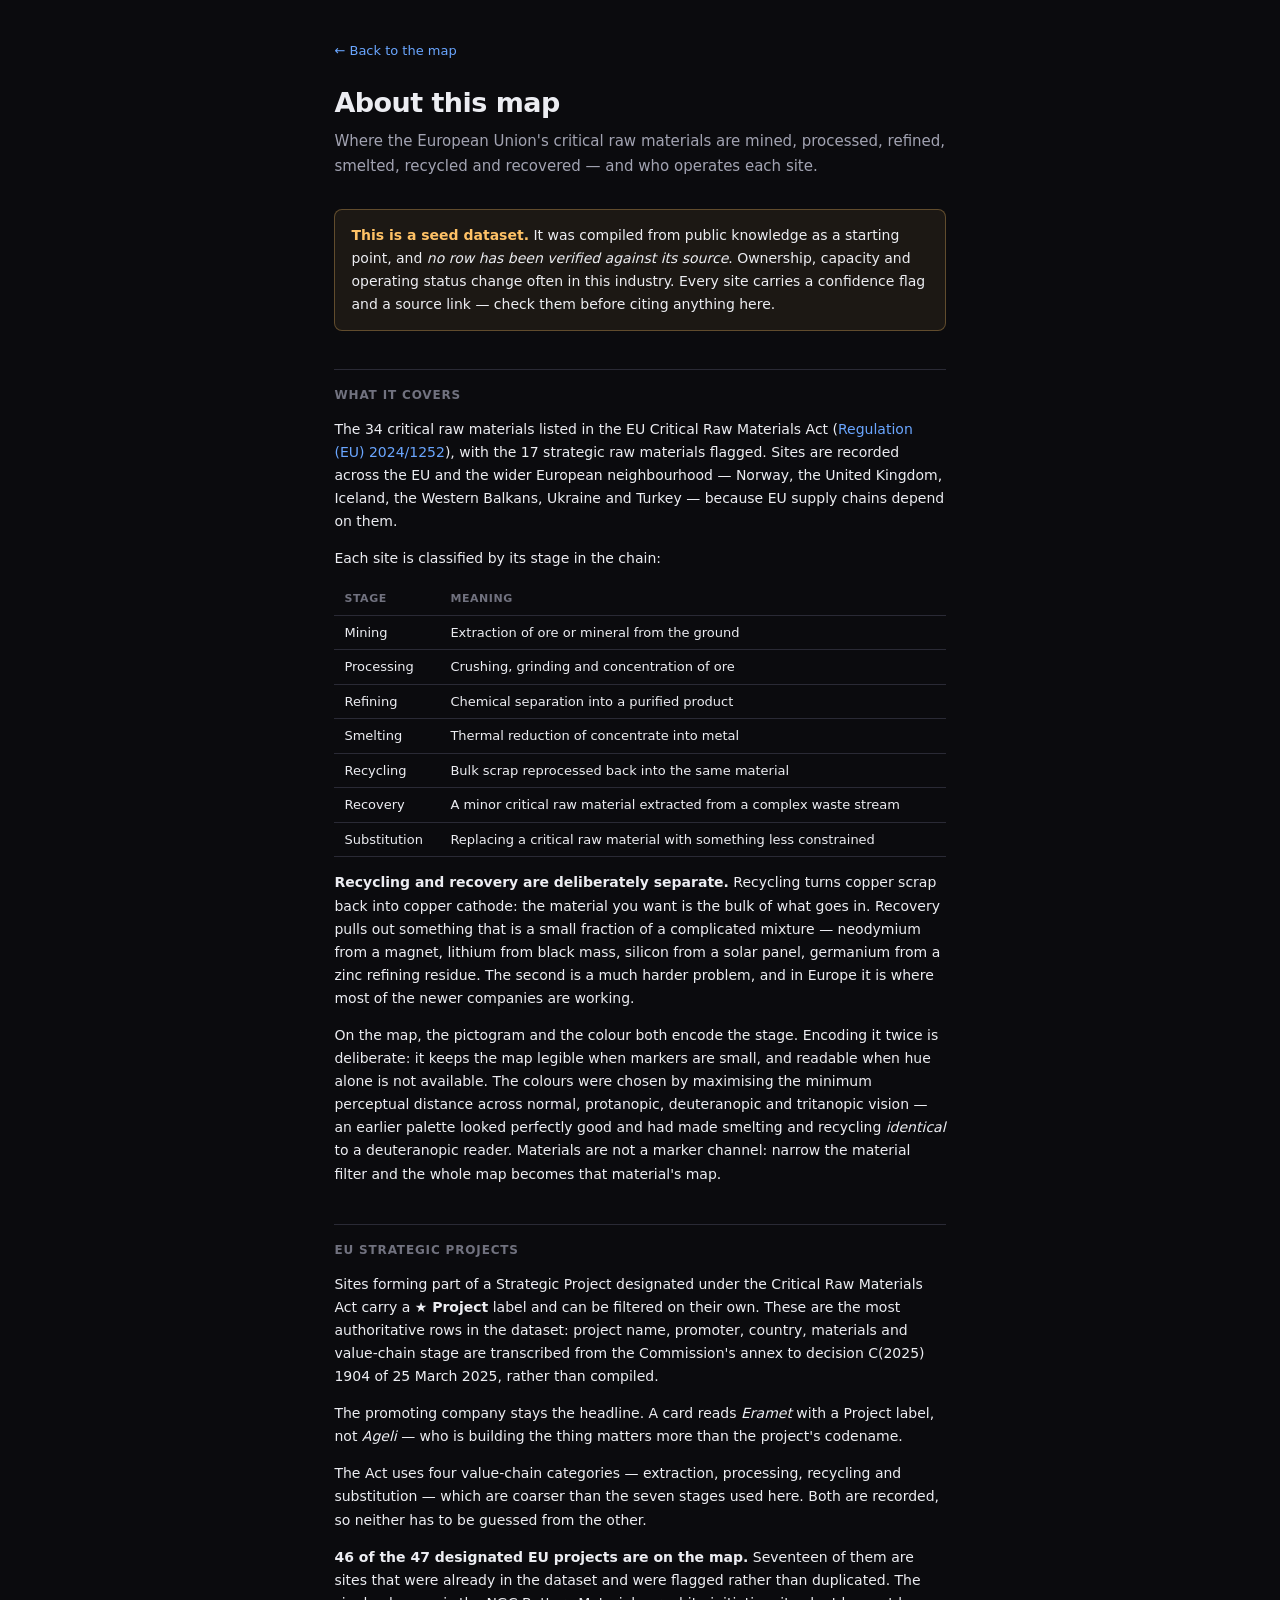
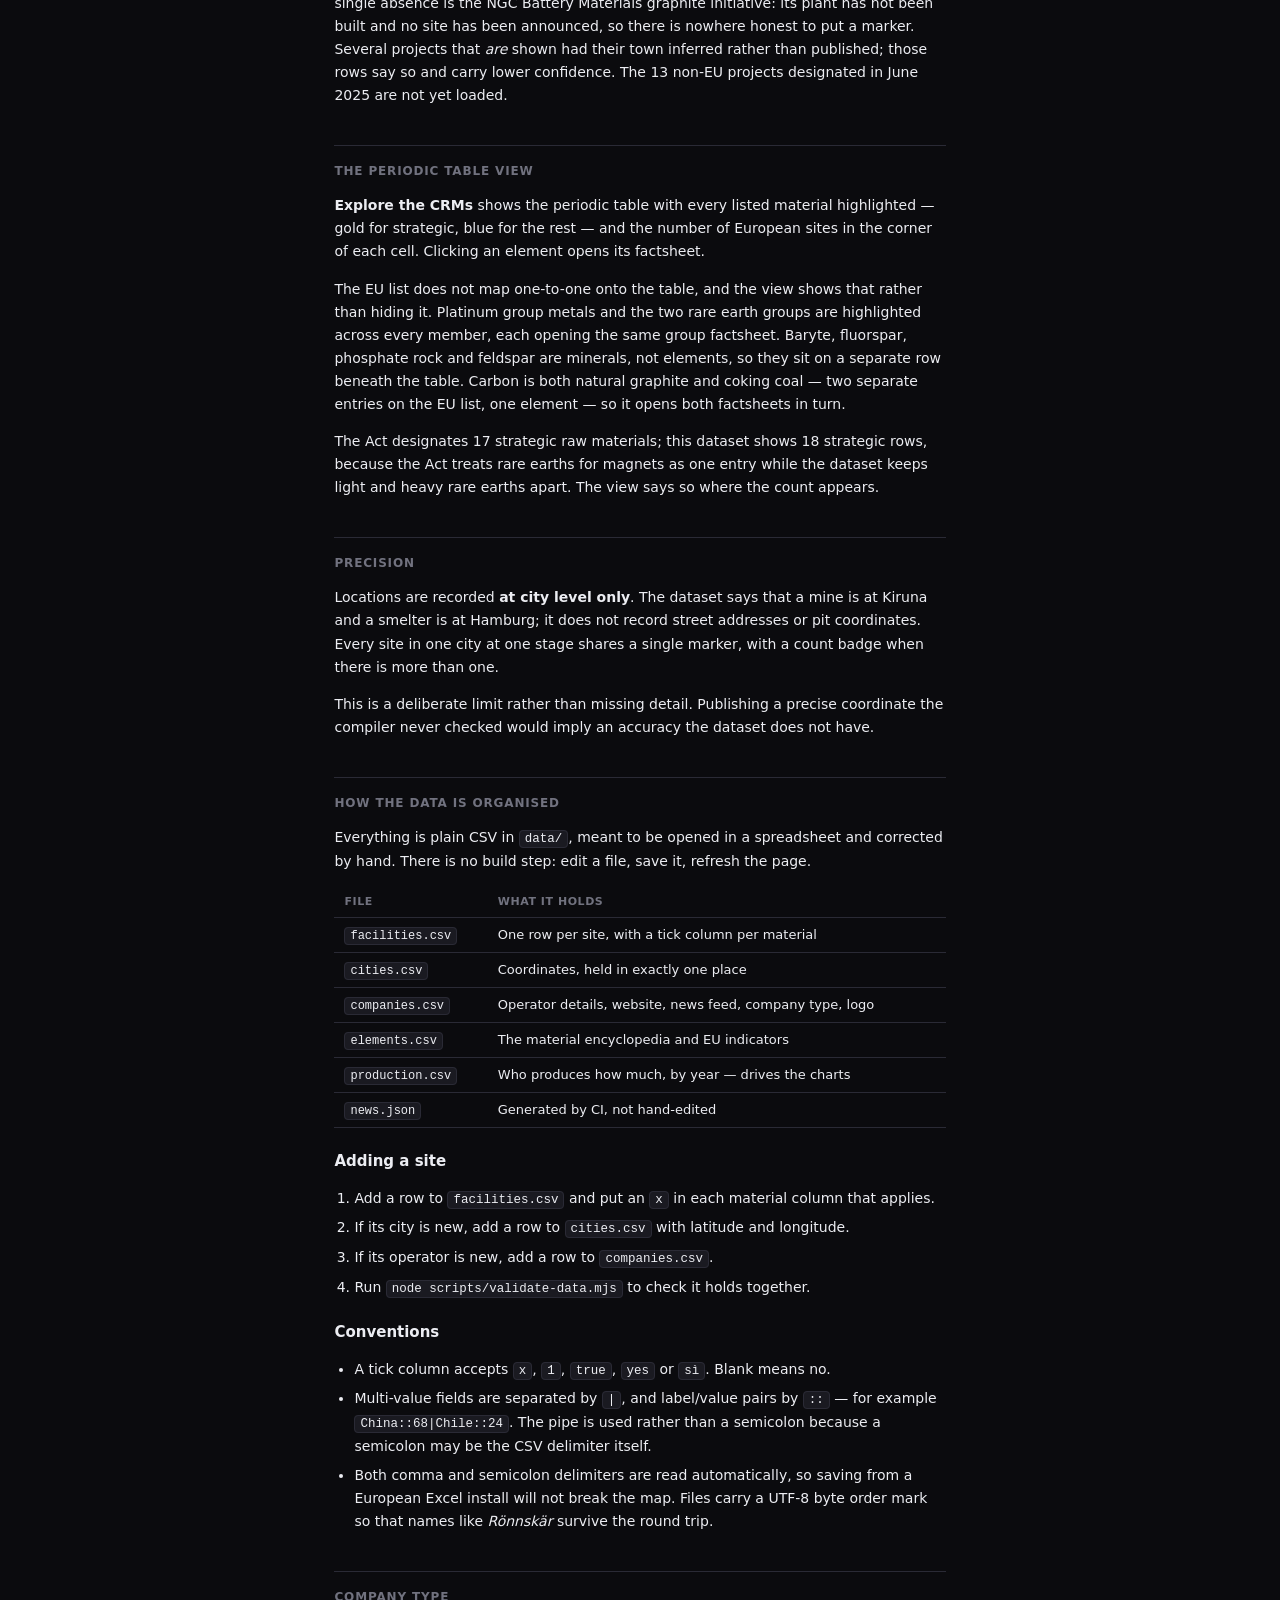
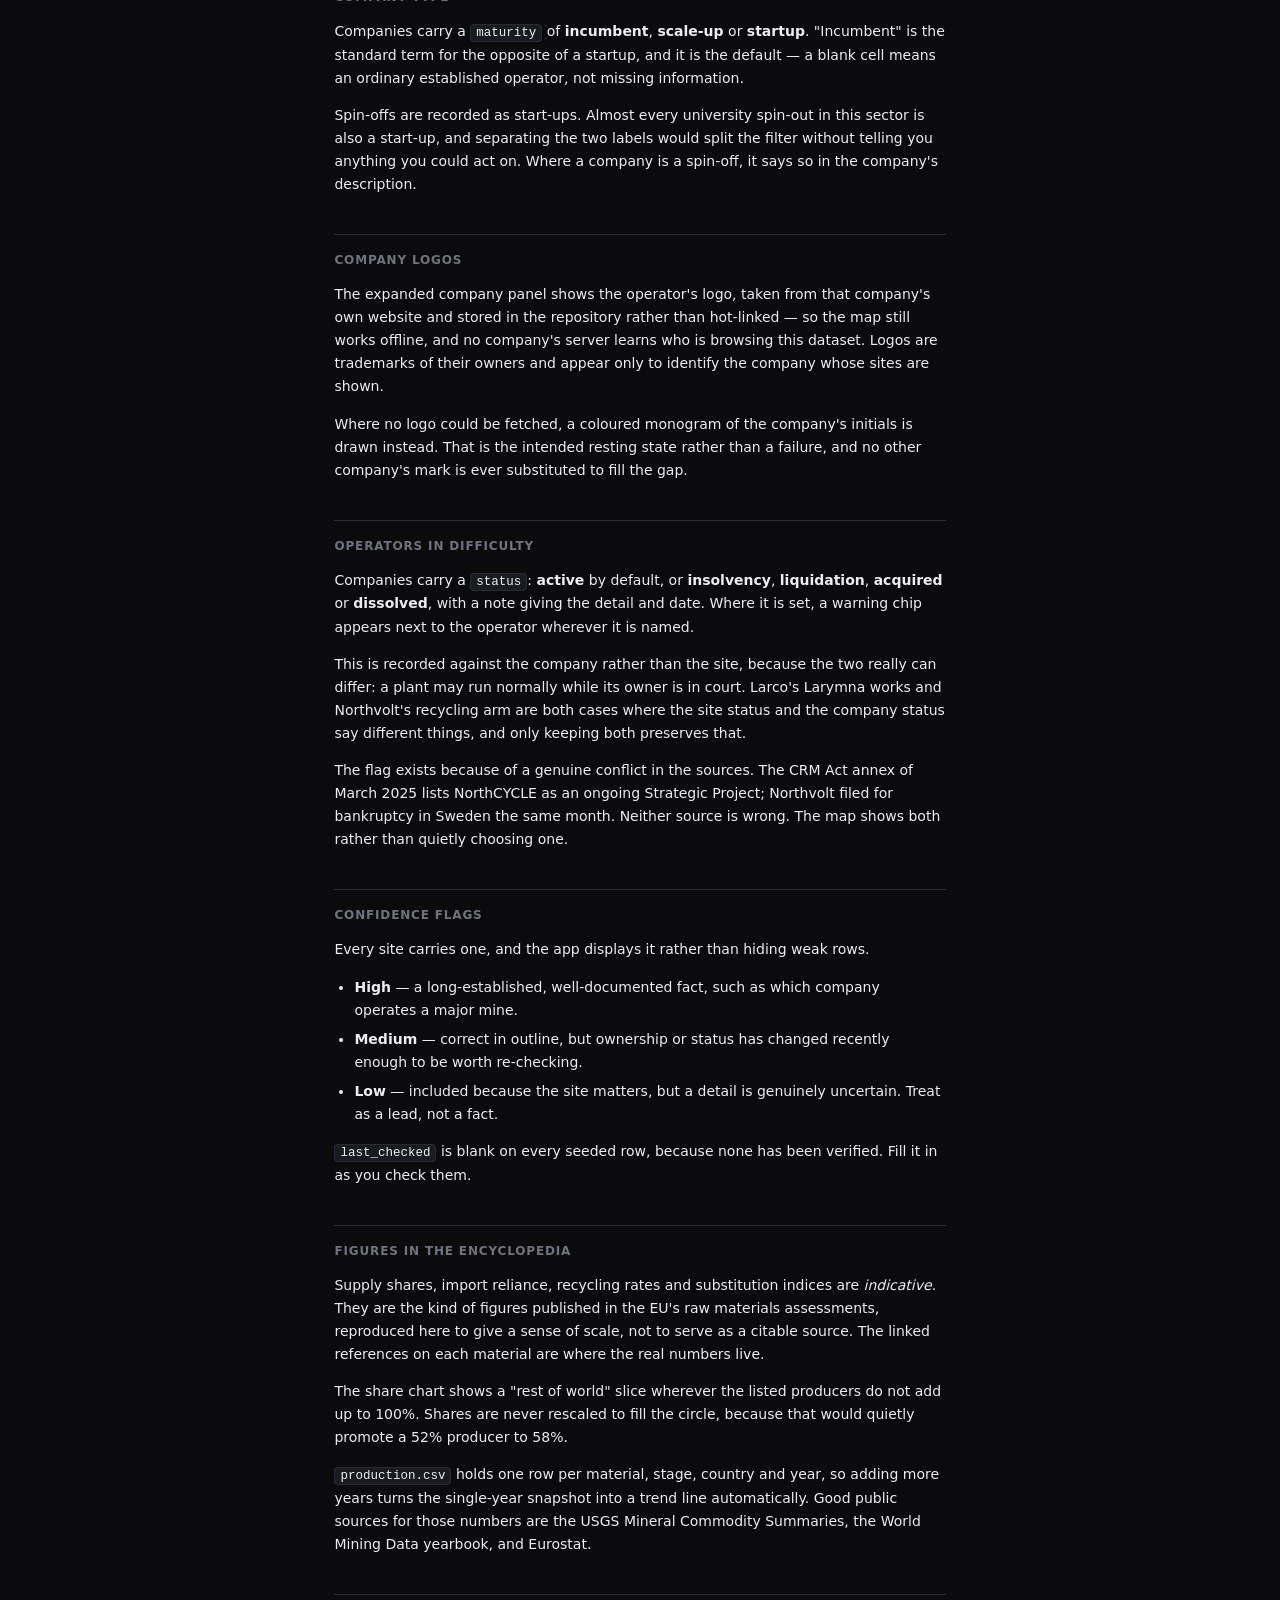
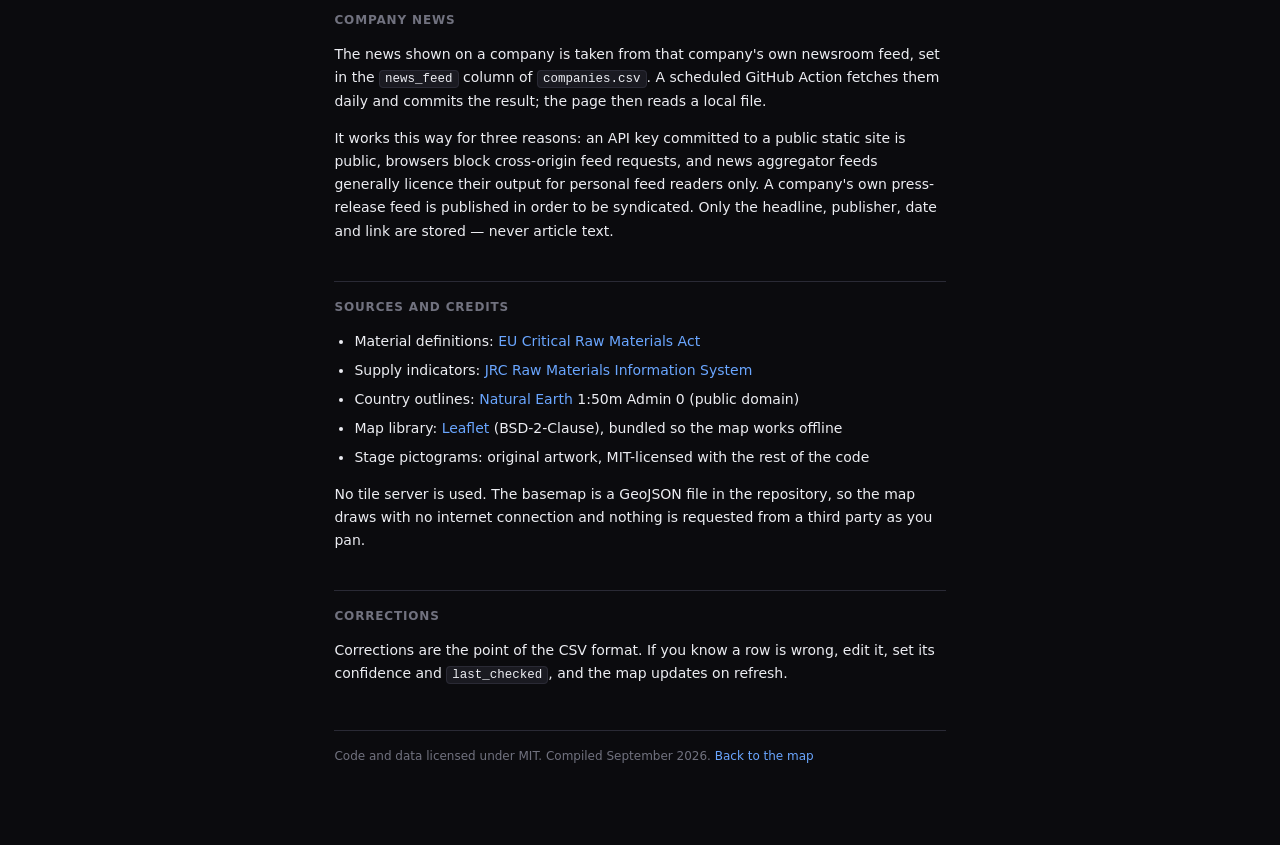
<file: about.html>
<!doctype html>
<html lang="en">
<head>
<meta charset="utf-8">
<meta name="viewport" content="width=device-width, initial-scale=1">
<title>About — European Critical Raw Materials Map</title>
<link rel="stylesheet" href="css/styles.css">
<style>
  body { overflow: auto; }
  .doc { max-width: 74ch; margin: 0 auto; padding: 40px 24px 90px; }
  .doc h1 { font-size: 27px; letter-spacing: -0.02em; margin: 0 0 6px; }
  .doc .lede { color: var(--text-dim); font-size: 15px; margin: 0 0 30px; }
  .doc h2 {
    font-size: 12px; font-weight: 700; letter-spacing: 0.07em; text-transform: uppercase;
    color: var(--text-faint); margin: 38px 0 12px;
    padding-top: 16px; border-top: 1px solid var(--border);
  }
  .doc h3 { font-size: 15px; margin: 22px 0 7px; }
  .doc p, .doc li { line-height: 1.65; }
  .doc ul, .doc ol { padding-left: 20px; }
  .doc li { margin-bottom: 6px; }
  .doc code {
    font-family: var(--mono); font-size: 12.5px;
    background: var(--surface-2); border: 1px solid var(--border);
    padding: 1px 5px; border-radius: 4px;
  }
  .doc pre {
    background: var(--surface-2); border: 1px solid var(--border);
    border-radius: var(--radius); padding: 13px 15px; overflow-x: auto;
    font-family: var(--mono); font-size: 12.5px; line-height: 1.6;
  }
  .doc pre code { background: none; border: none; padding: 0; }
  .doc table { width: 100%; border-collapse: collapse; font-size: 13px; margin: 12px 0; }
  .doc th, .doc td { text-align: left; padding: 7px 10px; border-bottom: 1px solid var(--border); }
  .doc th { color: var(--text-faint); font-weight: 600; font-size: 11px;
            text-transform: uppercase; letter-spacing: 0.05em; }
  .doc td code { font-size: 12px; }
  .callout {
    background: rgba(255, 194, 102, 0.07);
    border: 1px solid rgba(255, 194, 102, 0.3);
    border-radius: var(--radius); padding: 14px 16px; margin: 18px 0;
  }
  .callout strong { color: var(--warn); }
  .back { display: inline-block; margin-bottom: 22px; font-size: 13px; }
  .doc footer { margin-top: 44px; padding-top: 16px; border-top: 1px solid var(--border);
                color: var(--text-faint); font-size: 12px; }
</style>
</head>
<body>
<main class="doc">

  <a class="back" href="index.html">&larr; Back to the map</a>

  <h1>About this map</h1>
  <p class="lede">
    Where the European Union's critical raw materials are mined, processed, refined,
    smelted, recycled and recovered — and who operates each site.
  </p>

  <div class="callout">
    <p style="margin:0">
      <strong>This is a seed dataset.</strong> It was compiled from public knowledge as a
      starting point, and <em>no row has been verified against its source</em>. Ownership,
      capacity and operating status change often in this industry. Every site carries a
      confidence flag and a source link — check them before citing anything here.
    </p>
  </div>

  <h2>What it covers</h2>

  <p>
    The 34 critical raw materials listed in the EU Critical Raw Materials Act
    (<a href="https://eur-lex.europa.eu/eli/reg/2024/1252/oj" target="_blank" rel="noopener">Regulation (EU) 2024/1252</a>),
    with the 17 strategic raw materials flagged. Sites are recorded across the EU and
    the wider European neighbourhood — Norway, the United Kingdom, Iceland, the Western
    Balkans, Ukraine and Turkey — because EU supply chains depend on them.
  </p>

  <p>Each site is classified by its stage in the chain:</p>

  <table>
    <tr><th>Stage</th><th>Meaning</th></tr>
    <tr><td>Mining</td><td>Extraction of ore or mineral from the ground</td></tr>
    <tr><td>Processing</td><td>Crushing, grinding and concentration of ore</td></tr>
    <tr><td>Refining</td><td>Chemical separation into a purified product</td></tr>
    <tr><td>Smelting</td><td>Thermal reduction of concentrate into metal</td></tr>
    <tr><td>Recycling</td><td>Bulk scrap reprocessed back into the same material</td></tr>
    <tr><td>Recovery</td><td>A minor critical raw material extracted from a complex waste stream</td></tr>
    <tr><td>Substitution</td><td>Replacing a critical raw material with something less constrained</td></tr>
  </table>

  <p>
    <strong>Recycling and recovery are deliberately separate.</strong> Recycling turns copper
    scrap back into copper cathode: the material you want is the bulk of what goes in. Recovery
    pulls out something that is a small fraction of a complicated mixture — neodymium from a
    magnet, lithium from black mass, silicon from a solar panel, germanium from a zinc refining
    residue. The second is a much harder problem, and in Europe it is where most of the newer
    companies are working.
  </p>

  <p>
    On the map, the pictogram and the colour both encode the stage. Encoding it twice is
    deliberate: it keeps the map legible when markers are small, and readable when hue alone
    is not available. The colours were chosen by maximising the minimum perceptual distance
    across normal, protanopic, deuteranopic and tritanopic vision — an earlier palette looked
    perfectly good and had made smelting and recycling <em>identical</em> to a deuteranopic
    reader. Materials are not a marker channel: narrow the material filter and the whole map
    becomes that material's map.
  </p>

  <h2>EU Strategic Projects</h2>
  <p>
    Sites forming part of a Strategic Project designated under the Critical Raw Materials Act
    carry a <strong>★ Project</strong> label and can be filtered on their own. These are the most
    authoritative rows in the dataset: project name, promoter, country, materials and value-chain
    stage are transcribed from the Commission's annex to decision C(2025) 1904 of 25 March 2025,
    rather than compiled.
  </p>
  <p>
    The promoting company stays the headline. A card reads <em>Eramet</em> with a Project label,
    not <em>Ageli</em> — who is building the thing matters more than the project's codename.
  </p>
  <p>
    The Act uses four value-chain categories — extraction, processing, recycling and substitution —
    which are coarser than the seven stages used here. Both are recorded, so neither has to be
    guessed from the other.
  </p>
  <p>
    <strong>46 of the 47 designated EU projects are on the map.</strong> Seventeen of them are
    sites that were already in the dataset and were flagged rather than duplicated. The single
    absence is the NGC Battery Materials graphite initiative: its plant has not been built and no
    site has been announced, so there is nowhere honest to put a marker. Several projects that
    <em>are</em> shown had their town inferred rather than published; those rows say so and carry
    lower confidence. The 13 non-EU projects designated in June 2025 are not yet loaded.
  </p>

  <h2>The periodic table view</h2>
  <p>
    <strong>Explore the CRMs</strong> shows the periodic table with every listed material
    highlighted — gold for strategic, blue for the rest — and the number of European sites in
    the corner of each cell. Clicking an element opens its factsheet.
  </p>
  <p>
    The EU list does not map one-to-one onto the table, and the view shows that rather than
    hiding it. Platinum group metals and the two rare earth groups are highlighted across every
    member, each opening the same group factsheet. Baryte, fluorspar, phosphate rock and feldspar
    are minerals, not elements, so they sit on a separate row beneath the table. Carbon is both
    natural graphite and coking coal — two separate entries on the EU list, one element — so it
    opens both factsheets in turn.
  </p>
  <p>
    The Act designates 17 strategic raw materials; this dataset shows 18 strategic rows, because
    the Act treats rare earths for magnets as one entry while the dataset keeps light and heavy
    rare earths apart. The view says so where the count appears.
  </p>

  <h2>Precision</h2>

  <p>
    Locations are recorded <strong>at city level only</strong>. The dataset says that a mine
    is at Kiruna and a smelter is at Hamburg; it does not record street addresses or pit
    coordinates. Every site in one city at one stage shares a single marker, with a count
    badge when there is more than one.
  </p>
  <p>
    This is a deliberate limit rather than missing detail. Publishing a precise coordinate
    the compiler never checked would imply an accuracy the dataset does not have.
  </p>

  <h2>How the data is organised</h2>

  <p>
    Everything is plain CSV in <code>data/</code>, meant to be opened in a spreadsheet and
    corrected by hand. There is no build step: edit a file, save it, refresh the page.
  </p>

  <table>
    <tr><th>File</th><th>What it holds</th></tr>
    <tr><td><code>facilities.csv</code></td><td>One row per site, with a tick column per material</td></tr>
    <tr><td><code>cities.csv</code></td><td>Coordinates, held in exactly one place</td></tr>
    <tr><td><code>companies.csv</code></td><td>Operator details, website, news feed, company type, logo</td></tr>
    <tr><td><code>elements.csv</code></td><td>The material encyclopedia and EU indicators</td></tr>
    <tr><td><code>production.csv</code></td><td>Who produces how much, by year — drives the charts</td></tr>
    <tr><td><code>news.json</code></td><td>Generated by CI, not hand-edited</td></tr>
  </table>

  <h3>Adding a site</h3>
  <ol>
    <li>Add a row to <code>facilities.csv</code> and put an <code>x</code> in each material column that applies.</li>
    <li>If its city is new, add a row to <code>cities.csv</code> with latitude and longitude.</li>
    <li>If its operator is new, add a row to <code>companies.csv</code>.</li>
    <li>Run <code>node scripts/validate-data.mjs</code> to check it holds together.</li>
  </ol>

  <h3>Conventions</h3>
  <ul>
    <li>A tick column accepts <code>x</code>, <code>1</code>, <code>true</code>, <code>yes</code> or <code>sì</code>. Blank means no.</li>
    <li>
      Multi-value fields are separated by <code>|</code>, and label/value pairs by <code>::</code> —
      for example <code>China::68|Chile::24</code>. The pipe is used rather than a semicolon
      because a semicolon may be the CSV delimiter itself.
    </li>
    <li>
      Both comma and semicolon delimiters are read automatically, so saving from a European
      Excel install will not break the map. Files carry a UTF-8 byte order mark so that
      names like <em>Rönnskär</em> survive the round trip.
    </li>
  </ul>

  <h2>Company type</h2>
  <p>
    Companies carry a <code>maturity</code> of <strong>incumbent</strong>, <strong>scale-up</strong>
    or <strong>startup</strong>. "Incumbent" is the standard term for the opposite of a startup,
    and it is the default — a blank cell means an ordinary established operator, not missing
    information.
  </p>
  <p>
    Spin-offs are recorded as start-ups. Almost every university spin-out in this sector is also
    a start-up, and separating the two labels would split the filter without telling you anything
    you could act on. Where a company is a spin-off, it says so in the company's description.
  </p>

  <h2>Company logos</h2>
  <p>
    The expanded company panel shows the operator's logo, taken from that company's own website
    and stored in the repository rather than hot-linked — so the map still works offline, and no
    company's server learns who is browsing this dataset. Logos are trademarks of their owners
    and appear only to identify the company whose sites are shown.
  </p>
  <p>
    Where no logo could be fetched, a coloured monogram of the company's initials is drawn
    instead. That is the intended resting state rather than a failure, and no other company's
    mark is ever substituted to fill the gap.
  </p>

  <h2>Operators in difficulty</h2>
  <p>
    Companies carry a <code>status</code>: <strong>active</strong> by default, or
    <strong>insolvency</strong>, <strong>liquidation</strong>, <strong>acquired</strong> or
    <strong>dissolved</strong>, with a note giving the detail and date. Where it is set, a
    warning chip appears next to the operator wherever it is named.
  </p>
  <p>
    This is recorded against the company rather than the site, because the two really can differ:
    a plant may run normally while its owner is in court. Larco's Larymna works and Northvolt's
    recycling arm are both cases where the site status and the company status say different
    things, and only keeping both preserves that.
  </p>
  <p>
    The flag exists because of a genuine conflict in the sources. The CRM Act annex of March 2025
    lists NorthCYCLE as an ongoing Strategic Project; Northvolt filed for bankruptcy in Sweden the
    same month. Neither source is wrong. The map shows both rather than quietly choosing one.
  </p>

  <h2>Confidence flags</h2>
  <p>Every site carries one, and the app displays it rather than hiding weak rows.</p>
  <ul>
    <li><strong>High</strong> — a long-established, well-documented fact, such as which company operates a major mine.</li>
    <li><strong>Medium</strong> — correct in outline, but ownership or status has changed recently enough to be worth re-checking.</li>
    <li><strong>Low</strong> — included because the site matters, but a detail is genuinely uncertain. Treat as a lead, not a fact.</li>
  </ul>
  <p>
    <code>last_checked</code> is blank on every seeded row, because none has been verified.
    Fill it in as you check them.
  </p>

  <h2>Figures in the encyclopedia</h2>
  <p>
    Supply shares, import reliance, recycling rates and substitution indices are
    <em>indicative</em>. They are the kind of figures published in the EU's raw materials
    assessments, reproduced here to give a sense of scale, not to serve as a citable source.
    The linked references on each material are where the real numbers live.
  </p>
  <p>
    The share chart shows a "rest of world" slice wherever the listed producers do not add up
    to 100%. Shares are never rescaled to fill the circle, because that would quietly promote
    a 52% producer to 58%.
  </p>
  <p>
    <code>production.csv</code> holds one row per material, stage, country and year, so adding
    more years turns the single-year snapshot into a trend line automatically. Good public
    sources for those numbers are the USGS Mineral Commodity Summaries, the World Mining Data
    yearbook, and Eurostat.
  </p>

  <h2>Company news</h2>
  <p>
    The news shown on a company is taken from that company's own newsroom feed, set in the
    <code>news_feed</code> column of <code>companies.csv</code>. A scheduled GitHub Action
    fetches them daily and commits the result; the page then reads a local file.
  </p>
  <p>
    It works this way for three reasons: an API key committed to a public static site is
    public, browsers block cross-origin feed requests, and news aggregator feeds generally
    licence their output for personal feed readers only. A company's own press-release feed is
    published in order to be syndicated. Only the headline, publisher, date and link are
    stored — never article text.
  </p>

  <h2>Sources and credits</h2>
  <ul>
    <li>Material definitions: <a href="https://eur-lex.europa.eu/eli/reg/2024/1252/oj" target="_blank" rel="noopener">EU Critical Raw Materials Act</a></li>
    <li>Supply indicators: <a href="https://rmis.jrc.ec.europa.eu/" target="_blank" rel="noopener">JRC Raw Materials Information System</a></li>
    <li>Country outlines: <a href="https://www.naturalearthdata.com/" target="_blank" rel="noopener">Natural Earth</a> 1:50m Admin 0 (public domain)</li>
    <li>Map library: <a href="https://leafletjs.com" target="_blank" rel="noopener">Leaflet</a> (BSD-2-Clause), bundled so the map works offline</li>
    <li>Stage pictograms: original artwork, MIT-licensed with the rest of the code</li>
  </ul>
  <p>
    No tile server is used. The basemap is a GeoJSON file in the repository, so the map draws
    with no internet connection and nothing is requested from a third party as you pan.
  </p>

  <h2>Corrections</h2>
  <p>
    Corrections are the point of the CSV format. If you know a row is wrong, edit it, set its
    confidence and <code>last_checked</code>, and the map updates on refresh.
  </p>

  <footer>
    Code and data licensed under MIT. Compiled September 2026.
    <a href="index.html">Back to the map</a>
  </footer>

</main>
</body>
</html>
</file>
<file: css/styles.css>
/* ===========================================================================
   European Critical Raw Materials Map
   Dark-first. Colour on this page means one thing only: stage of the supply
   chain. Everything else stays greyscale so the markers never compete.
   =========================================================================== */

:root {
  --bg: #0b0b0e;
  --map-bg: #0d0d0f;
  --surface: #131318;
  --surface-2: #1a1a21;
  --surface-3: #23232c;
  --border: #2a2a35;
  --border-strong: #3b3b4a;

  --text: #ecedf2;
  --text-dim: #a2a3b2;
  --text-faint: #71727f;

  --accent: #6aa6ff;
  --accent-dim: #3f6ea8;
  --warn: #ffc266;
  --danger: #ff6b6b;

  /* Stage palette.
     Magenta mining and cyan smelting come from the design mockup and are fixed.
     The other four were chosen by maximising the minimum perceptual distance
     across normal, protanopic, deuteranopic and tritanopic vision. The earlier
     palette put cyan smelting and violet recycling at a deuteranopic distance of
     ZERO — literally the same colour to about one man in twelve. This one holds
     a worst-case distance of 18, with every colour at 4.9:1 contrast or better
     against the map background. Reordering these is fine; substituting one is
     not, without re-running that check. */
  --stage-mining: #ff3d86;
  --stage-processing: #ff824d;
  --stage-refining: #a855f7;
  --stage-smelting: #37b6ff;
  --stage-recycling: #a4ea86;
  --stage-recovery: #ffed4d;
  /* Substitution is the one stage that is not a material flow, so it is the one
     colour with no hue. Adding it cost nothing: worst-case separation stays 17. */
  --stage-substitution: #9aa3bd;

  --country-stroke: rgba(255, 255, 255, 0.62);
  --country-fill: rgba(255, 255, 255, 0.015);
  --country-fill-hover: rgba(255, 255, 255, 0.07);

  --sidebar-w: 336px;
  --detail-w: 392px;
  --header-h: 56px;

  --radius: 8px;
  --radius-lg: 14px;
  --shadow: 0 8px 28px rgba(0, 0, 0, 0.55);

  --font: system-ui, -apple-system, "Segoe UI", Roboto, "Helvetica Neue", Arial, sans-serif;
  --mono: ui-monospace, SFMono-Regular, "SF Mono", Menlo, Consolas, monospace;

  color-scheme: dark;
}

*, *::before, *::after { box-sizing: border-box; }

html, body { height: 100%; }

body {
  margin: 0;
  background: var(--bg);
  color: var(--text);
  font-family: var(--font);
  font-size: 14px;
  line-height: 1.5;
  -webkit-font-smoothing: antialiased;
  overflow: hidden;
}

a { color: var(--accent); text-decoration: none; }
a:hover { text-decoration: underline; }

button {
  font: inherit;
  color: inherit;
  background: none;
  border: none;
  cursor: pointer;
}

:focus-visible {
  outline: 2px solid var(--accent);
  outline-offset: 2px;
  border-radius: 4px;
}

/* Scrollbars ------------------------------------------------------------- */
* { scrollbar-width: thin; scrollbar-color: var(--border-strong) transparent; }
*::-webkit-scrollbar { width: 10px; height: 10px; }
*::-webkit-scrollbar-track { background: transparent; }
*::-webkit-scrollbar-thumb {
  background: var(--border-strong);
  border-radius: 6px;
  border: 3px solid var(--surface);
}

/* Utilities -------------------------------------------------------------- */
[hidden] { display: none !important; }

.visually-hidden {
  position: absolute; width: 1px; height: 1px;
  padding: 0; margin: -1px; overflow: hidden;
  clip: rect(0 0 0 0); white-space: nowrap; border: 0;
}

.muted { color: var(--text-dim); }
.faint { color: var(--text-faint); }

/* ===========================================================================
   Shell
   =========================================================================== */

.app {
  display: grid;
  grid-template-rows: auto 1fr;
  height: 100vh;
  height: 100dvh;
}

.header {
  display: flex;
  align-items: center;
  gap: 16px;
  height: var(--header-h);
  padding: 0 16px;
  background: var(--surface);
  border-bottom: 1px solid var(--border);
  z-index: 600;
}

.header__brand { display: flex; align-items: baseline; gap: 10px; min-width: 0; }

.header__title {
  margin: 0;
  font-size: 15px;
  font-weight: 650;
  letter-spacing: -0.01em;
  white-space: nowrap;
}

.header__sub {
  font-size: 12px;
  color: var(--text-faint);
  white-space: nowrap;
  overflow: hidden;
  text-overflow: ellipsis;
}

.header__spacer { flex: 1; }

.header__actions { display: flex; align-items: center; gap: 8px; }

/* The dataset is a seed. Say so where it cannot be missed. */
.data-banner {
  display: inline-flex;
  align-items: center;
  gap: 7px;
  padding: 4px 11px;
  font-size: 12px;
  color: var(--warn);
  background: rgba(255, 194, 102, 0.09);
  border: 1px solid rgba(255, 194, 102, 0.28);
  border-radius: 999px;
  white-space: nowrap;
}
.data-banner::before {
  content: "";
  width: 6px; height: 6px;
  border-radius: 50%;
  background: var(--warn);
  flex: none;
}

.btn {
  padding: 6px 12px;
  font-size: 13px;
  border-radius: var(--radius);
  border: 1px solid var(--border-strong);
  background: var(--surface-2);
  color: var(--text);
  white-space: nowrap;
  transition: background 0.12s, border-color 0.12s;
}
.btn:hover { background: var(--surface-3); border-color: #4a4a5c; }

.btn--primary {
  background: var(--accent);
  border-color: var(--accent);
  color: #07121f;
  font-weight: 600;
}
.btn--primary:hover { background: #7fb4ff; border-color: #7fb4ff; }

.btn--ghost { background: transparent; border-color: transparent; color: var(--text-dim); }
.btn--ghost:hover { background: var(--surface-2); color: var(--text); }

.btn--sm { padding: 3px 9px; font-size: 12px; }

.main {
  display: grid;
  grid-template-columns: var(--sidebar-w) 1fr 0;
  min-height: 0;
  transition: grid-template-columns 0.18s ease;
}
.main.detail-open { grid-template-columns: var(--sidebar-w) 1fr var(--detail-w); }
.main.sidebar-collapsed { grid-template-columns: 0 1fr 0; }
.main.sidebar-collapsed.detail-open { grid-template-columns: 0 1fr var(--detail-w); }

/* ===========================================================================
   Sidebar
   =========================================================================== */

.sidebar {
  display: grid;
  grid-template-rows: auto auto 1fr;
  min-width: 0;
  min-height: 0;
  background: var(--surface);
  border-right: 1px solid var(--border);
  overflow: hidden;
}

.segmented {
  display: flex;
  gap: 3px;
  margin: 10px 12px 0;
  padding: 3px;
  background: var(--surface-2);
  border: 1px solid var(--border);
  border-radius: var(--radius);
}

.segmented button {
  flex: 1;
  display: flex;
  align-items: center;
  justify-content: center;
  gap: 6px;
  padding: 6px 8px;
  font-size: 13px;
  color: var(--text-dim);
  border-radius: 6px;
  transition: background 0.12s, color 0.12s;
}
.segmented button:hover { color: var(--text); }
.segmented button[aria-selected="true"] {
  background: var(--surface-3);
  color: var(--text);
  font-weight: 600;
}

.pill {
  padding: 1px 7px;
  font-size: 11px;
  font-variant-numeric: tabular-nums;
  color: var(--text-dim);
  background: var(--surface-3);
  border-radius: 999px;
}
.segmented button[aria-selected="true"] .pill { background: var(--border-strong); color: var(--text); }

.search {
  margin: 10px 12px;
  position: relative;
}
.search input {
  width: 100%;
  padding: 8px 30px 8px 11px;
  font: inherit;
  font-size: 13px;
  color: var(--text);
  background: var(--surface-2);
  border: 1px solid var(--border);
  border-radius: var(--radius);
}
.search input::placeholder { color: var(--text-faint); }
.search input:focus { outline: none; border-color: var(--accent-dim); background: var(--surface-3); }
.search__clear {
  position: absolute;
  right: 6px; top: 50%;
  transform: translateY(-50%);
  padding: 4px 6px;
  color: var(--text-faint);
  line-height: 1;
}
.search__clear:hover { color: var(--text); }

.panel-scroll {
  overflow-y: auto;
  padding: 0 12px 20px;
  min-height: 0;
}

/* Filter groups ---------------------------------------------------------- */

.fgroup { border-top: 1px solid var(--border); padding: 12px 0; }
.fgroup:first-child { border-top: none; }

.fgroup__head {
  display: flex;
  align-items: center;
  gap: 8px;
  width: 100%;
  padding: 2px 0;
  text-align: left;
}
.fgroup__title {
  font-size: 12px;
  font-weight: 650;
  letter-spacing: 0.05em;
  text-transform: uppercase;
  color: var(--text-dim);
}
.fgroup__count { margin-left: auto; font-size: 11px; color: var(--text-faint); }
.fgroup__chev {
  width: 14px; height: 14px;
  color: var(--text-faint);
  transition: transform 0.15s;
}
.fgroup[data-open="false"] .fgroup__chev { transform: rotate(-90deg); }
.fgroup[data-open="false"] .fgroup__body { display: none; }

.fgroup__body { margin-top: 8px; }
.fgroup__list--scroll { max-height: 250px; overflow-y: auto; padding-right: 4px; }

.fgroup__sub {
  margin: 10px 0 4px;
  font-size: 11px;
  font-weight: 650;
  letter-spacing: 0.04em;
  text-transform: uppercase;
  color: var(--text-faint);
}
.fgroup__sub:first-child { margin-top: 0; }

.check {
  display: flex;
  align-items: center;
  gap: 9px;
  padding: 5px 7px;
  border-radius: 6px;
  cursor: pointer;
  user-select: none;
}
.check:hover { background: var(--surface-2); }
.check input { position: absolute; opacity: 0; pointer-events: none; }

.check__box {
  flex: none;
  width: 15px; height: 15px;
  border: 1.5px solid var(--border-strong);
  border-radius: 4px;
  background: var(--surface-2);
  display: grid;
  place-items: center;
  transition: background 0.12s, border-color 0.12s;
}
.check__box svg { width: 11px; height: 11px; opacity: 0; color: #07121f; }
.check input:checked + .check__box { background: var(--accent); border-color: var(--accent); }
.check input:checked + .check__box svg { opacity: 1; }
.check input:focus-visible + .check__box { outline: 2px solid var(--accent); outline-offset: 2px; }

.check__label { flex: 1; min-width: 0; font-size: 13px; overflow: hidden; text-overflow: ellipsis; white-space: nowrap; }
.check__n { font-size: 11px; color: var(--text-faint); font-variant-numeric: tabular-nums; }
.check[data-empty="true"] { opacity: 0.42; }

.check__swatch { flex: none; width: 9px; height: 9px; border-radius: 3px; }

.star { color: var(--warn); font-size: 10px; flex: none; }

.fgroup__actions { display: flex; gap: 6px; margin-bottom: 8px; }
.fgroup__actions .btn { flex: 1; }

/* Results ---------------------------------------------------------------- */

.results__head {
  display: flex;
  align-items: center;
  gap: 8px;
  padding: 10px 0 8px;
  font-size: 12px;
  color: var(--text-dim);
}

.rlist { display: flex; flex-direction: column; gap: 5px; }

.rcard {
  width: 100%;
  text-align: left;
  padding: 9px 11px;
  background: var(--surface-2);
  border: 1px solid var(--border);
  border-radius: var(--radius);
  transition: background 0.12s, border-color 0.12s;
}
.rcard:hover { background: var(--surface-3); border-color: var(--border-strong); }
.rcard[aria-current="true"] { border-color: var(--accent-dim); background: var(--surface-3); }

.rcard__top { display: flex; align-items: center; gap: 8px; }
.rcard__name {
  flex: 1; min-width: 0;
  font-size: 13px; font-weight: 600;
  overflow: hidden; text-overflow: ellipsis; white-space: nowrap;
}
.rcard__where { margin-top: 2px; font-size: 12px; color: var(--text-dim); }
.rcard__meta { margin-top: 6px; display: flex; flex-wrap: wrap; gap: 4px; }

.empty {
  padding: 28px 16px;
  text-align: center;
  color: var(--text-faint);
  font-size: 13px;
}
.empty strong { display: block; color: var(--text-dim); margin-bottom: 4px; }

/* Chips ------------------------------------------------------------------ */

.chip {
  display: inline-flex;
  align-items: center;
  gap: 5px;
  padding: 2px 8px;
  font-size: 11px;
  border-radius: 999px;
  background: var(--surface-3);
  color: var(--text-dim);
  border: 1px solid transparent;
  white-space: nowrap;
}
.chip--stage {
  color: var(--stage-c, var(--text-dim));
  border-color: color-mix(in srgb, var(--stage-c) 42%, transparent);
  background: color-mix(in srgb, var(--stage-c) 13%, transparent);
}
.chip--stage svg { width: 12px; height: 12px; }
.chip--strategic { color: var(--warn); background: rgba(255, 194, 102, 0.1); border-color: rgba(255, 194, 102, 0.25); }

/* Confidence is shown, never hidden. */
.conf { display: inline-flex; align-items: center; gap: 4px; font-size: 11px; }
.conf::before { content: ""; width: 6px; height: 6px; border-radius: 50%; }
.conf--high { color: #6fcf97; } .conf--high::before { background: #6fcf97; }
.conf--medium { color: var(--warn); } .conf--medium::before { background: var(--warn); }
.conf--low { color: var(--danger); } .conf--low::before { background: var(--danger); }

.status-chip { font-size: 11px; }
.status-chip[data-status="operating"] { color: #6fcf97; }
.status-chip[data-status="construction"] { color: var(--warn); }
.status-chip[data-status="planned"] { color: var(--accent); }
.status-chip[data-status="care-and-maintenance"] { color: var(--text-dim); }
.status-chip[data-status="closed"] { color: var(--text-faint); }

/* ===========================================================================
   Map
   =========================================================================== */

.map-wrap { position: relative; min-width: 0; min-height: 0; }

#map {
  position: absolute;
  inset: 0;
  background: var(--map-bg);
}

.leaflet-container {
  background: var(--map-bg);
  font-family: var(--font);
  outline: none;
}

.country { transition: fill 0.12s; }

/* Markers ---------------------------------------------------------------- */

/* Leaflet is given a zero-size icon so the marker can be sized purely in CSS.
   --marker-size is set from the zoom level, so dense regions stay readable. */
.leaflet-container { --marker-size: 26px; }

.crm-pin { width: 0 !important; height: 0 !important; }

.marker-pin {
  position: absolute;
  left: 0; top: 0;
  width: var(--marker-size);
  height: var(--marker-size);
  transform: translate(-50%, -50%);
  transition: width 0.15s, height 0.15s;
}

.marker {
  position: relative;
  display: grid;
  place-items: center;
  width: 100%; height: 100%;
  border-radius: 50%;
  color: var(--stage-c);
  background: color-mix(in srgb, var(--stage-c) 20%, #0b0b0e);
  border: 1.5px solid var(--stage-c);
  box-shadow: 0 0 0 3px color-mix(in srgb, var(--stage-c) 12%, transparent);
  transition: transform 0.12s, box-shadow 0.12s;
}
.marker svg { width: 62%; height: 62%; }
.marker:hover { transform: scale(1.14); z-index: 500; }

.marker__count {
  position: absolute;
  right: -5px; bottom: -5px;
  min-width: 15px;
  padding: 0 3px;
  font-size: 10px;
  font-weight: 700;
  line-height: 15px;
  text-align: center;
  color: #0b0b0e;
  background: var(--stage-c);
  border-radius: 999px;
  font-variant-numeric: tabular-nums;
}

/* Selected marker: the rounded-square outline from the mockup. */
.marker-pin.is-selected .marker {
  box-shadow: 0 0 0 3px var(--map-bg), 0 0 0 5px var(--stage-c);
  border-radius: 7px;
  transform: scale(1.12);
}

.leaflet-marker-icon { background: none; border: none; }

/* Popups ----------------------------------------------------------------- */

.leaflet-popup-content-wrapper {
  background: var(--surface-2);
  color: var(--text);
  border: 1px solid var(--border-strong);
  border-radius: var(--radius-lg);
  box-shadow: var(--shadow);
  padding: 0;
}
.leaflet-popup-content { margin: 0; width: 270px !important; line-height: 1.5; }
.leaflet-popup-tip { background: var(--surface-2); border: 1px solid var(--border-strong); }
.leaflet-popup-close-button { color: var(--text-faint) !important; padding: 7px 8px 0 0 !important; }
.leaflet-popup-close-button:hover { color: var(--text) !important; }

.pop { padding: 12px 13px 11px; }
.pop__where { font-size: 12px; color: var(--text-dim); }
.pop__site { margin: 1px 0 2px; font-size: 14px; font-weight: 650; }
.pop__co { display: inline-block; font-size: 13px; margin-bottom: 8px; }
.pop__meta { display: flex; flex-wrap: wrap; gap: 4px; margin-bottom: 9px; }
.pop__foot { display: flex; align-items: center; gap: 8px; padding-top: 9px; border-top: 1px solid var(--border); }
.pop__nav {
  display: flex; align-items: center; justify-content: space-between; gap: 8px;
  padding: 7px 13px; background: var(--surface-3); border-bottom: 1px solid var(--border);
  font-size: 12px; color: var(--text-dim);
}

/* Legend ----------------------------------------------------------------- */

.legend {
  position: absolute;
  left: 14px; bottom: 14px;
  z-index: 500;
  padding: 10px 12px;
  background: color-mix(in srgb, var(--surface) 92%, transparent);
  backdrop-filter: blur(8px);
  border: 1px solid var(--border);
  border-radius: var(--radius-lg);
  box-shadow: var(--shadow);
}
.legend__title {
  font-size: 10px; font-weight: 700; letter-spacing: 0.07em;
  text-transform: uppercase; color: var(--text-faint); margin-bottom: 7px;
}
.legend__row { display: flex; align-items: center; gap: 8px; padding: 2px 0; font-size: 12px; }
.legend__dot {
  flex: none;
  display: grid; place-items: center;
  width: 21px; height: 21px;
  border-radius: 50%;
  color: var(--stage-c);
  background: color-mix(in srgb, var(--stage-c) 20%, #0b0b0e);
  border: 1.5px solid var(--stage-c);
}
.legend__dot svg { width: 13px; height: 13px; }
.legend__row[data-off="true"] { opacity: 0.3; }

.map-note {
  position: absolute;
  right: 14px; bottom: 14px;
  z-index: 500;
  font-size: 11px;
  color: var(--text-faint);
  background: color-mix(in srgb, var(--surface) 88%, transparent);
  padding: 4px 9px;
  border-radius: 999px;
  border: 1px solid var(--border);
}


.leaflet-control-zoom { border: none !important; box-shadow: var(--shadow) !important; }
.leaflet-control-zoom a {
  background: var(--surface-2) !important;
  color: var(--text) !important;
  border-color: var(--border) !important;
}
.leaflet-control-zoom a:hover { background: var(--surface-3) !important; }
.leaflet-control-attribution {
  background: rgba(11, 11, 14, 0.8) !important;
  color: var(--text-faint) !important;
  font-size: 10px !important;
}
.leaflet-control-attribution a { color: var(--text-dim) !important; }

.country-tip {
  background: var(--surface-2) !important;
  color: var(--text) !important;
  border: 1px solid var(--border-strong) !important;
  border-radius: 6px !important;
  box-shadow: var(--shadow) !important;
  font-size: 12px !important;
  padding: 3px 8px !important;
}
.country-tip::before { display: none !important; }

/* ===========================================================================
   Detail panel
   =========================================================================== */

.detail {
  min-width: 0; min-height: 0;
  display: grid;
  grid-template-rows: auto 1fr;
  background: var(--surface);
  border-left: 1px solid var(--border);
  overflow: hidden;
}

.detail__head {
  display: flex; align-items: center; gap: 8px;
  padding: 11px 14px;
  border-bottom: 1px solid var(--border);
}
.detail__kind {
  font-size: 10px; font-weight: 700; letter-spacing: 0.07em;
  text-transform: uppercase; color: var(--text-faint);
}
.detail__body { overflow-y: auto; padding: 14px; min-height: 0; }

.detail h2 { margin: 0 0 2px; font-size: 18px; font-weight: 650; letter-spacing: -0.01em; }
.detail h3 {
  margin: 20px 0 8px;
  font-size: 11px; font-weight: 700; letter-spacing: 0.06em;
  text-transform: uppercase; color: var(--text-faint);
}
.detail h3:first-child { margin-top: 0; }
.detail p { margin: 0 0 10px; }

.kv { display: grid; grid-template-columns: auto 1fr; gap: 4px 14px; font-size: 13px; margin: 0; }
.kv dt { color: var(--text-faint); }
.kv dd { margin: 0; }

.sub { display: flex; flex-wrap: wrap; gap: 6px; align-items: center; margin-bottom: 12px; }

.stat-row { display: flex; gap: 8px; margin-bottom: 4px; }
.stat {
  flex: 1;
  padding: 9px 11px;
  background: var(--surface-2);
  border: 1px solid var(--border);
  border-radius: var(--radius);
}
.stat__n { font-size: 19px; font-weight: 650; font-variant-numeric: tabular-nums; line-height: 1.2; }
.stat__l { font-size: 11px; color: var(--text-faint); margin-top: 1px; }

/* Supply concentration chart — hand-rolled, no chart library. */
.bars { display: flex; flex-direction: column; gap: 7px; }
.bar__top { display: flex; justify-content: space-between; gap: 10px; font-size: 12px; margin-bottom: 3px; }
.bar__pct { color: var(--text-dim); font-variant-numeric: tabular-nums; }
.bar__track { height: 7px; background: var(--surface-3); border-radius: 999px; overflow: hidden; }
.bar__fill { height: 100%; border-radius: 999px; background: var(--accent); }
.bar--dominant .bar__fill { background: var(--danger); }
.bar--dominant .bar__pct { color: var(--danger); }

.uses { margin: 0; padding-left: 17px; }
.uses li { margin-bottom: 3px; }

.srcs { display: flex; flex-direction: column; gap: 5px; font-size: 12px; }

.news__item { padding: 9px 0; border-top: 1px solid var(--border); }
.news__item:first-child { border-top: none; }
.news__title { font-size: 13px; line-height: 1.45; display: block; }
.news__meta { margin-top: 3px; font-size: 11px; color: var(--text-faint); }

.sitelist { display: flex; flex-direction: column; gap: 5px; }

/* ===========================================================================
   Data error panel — the CSV is hand-edited, so failures must be loud.
   =========================================================================== */

.errors {
  position: fixed;
  left: 50%; bottom: 18px;
  transform: translateX(-50%);
  z-index: 900;
  width: min(680px, calc(100vw - 32px));
  max-height: 46vh;
  display: grid;
  grid-template-rows: auto 1fr;
  background: var(--surface);
  border: 1px solid var(--danger);
  border-radius: var(--radius-lg);
  box-shadow: var(--shadow);
  overflow: hidden;
}
.errors__head {
  display: flex; align-items: center; gap: 10px;
  padding: 10px 14px;
  background: rgba(255, 107, 107, 0.11);
  border-bottom: 1px solid var(--border);
}
.errors__title { flex: 1; font-size: 13px; font-weight: 650; color: var(--danger); }
.errors__body { overflow-y: auto; padding: 8px 14px 12px; }
.errors__item { padding: 6px 0; border-top: 1px solid var(--border); font-size: 12px; }
.errors__item:first-child { border-top: none; }
.errors__where { font-family: var(--mono); font-size: 11px; color: var(--text-faint); }

.loading {
  position: fixed; inset: 0;
  display: grid; place-items: center;
  background: var(--bg);
  z-index: 1100;
  color: var(--text-faint);
  font-size: 13px;
}

/* ===========================================================================
   Responsive
   =========================================================================== */

@media (max-width: 1180px) {
  :root { --sidebar-w: 300px; --detail-w: 340px; }
}

@media (max-width: 900px) {
  .main,
  .main.detail-open,
  .main.sidebar-collapsed,
  .main.sidebar-collapsed.detail-open { grid-template-columns: 1fr; }

  /* Panels become sheets over the map rather than columns beside it. */
  .sidebar, .detail {
    position: fixed;
    top: var(--header-h);
    bottom: 0;
    width: min(360px, 88vw);
    z-index: 700;
    box-shadow: var(--shadow);
  }
  .sidebar { left: 0; }
  .detail { right: 0; }
  .main.sidebar-collapsed .sidebar { display: none; }
  .main:not(.detail-open) .detail { display: none; }
  .header__sub { display: none; }
  .legend { display: none; }
}

@media (max-width: 620px) {
  .data-banner { display: none; }
  .map-note { display: none; }
}

@media (prefers-reduced-motion: reduce) {
  *, *::before, *::after { transition: none !important; animation: none !important; }
}

/* ===========================================================================
   Panels, charts and the pieces the JS modules render
   =========================================================================== */

.link { color: var(--accent); cursor: pointer; }
.link:hover { text-decoration: underline; }

.btn--wide { width: 100%; margin-top: 10px; }
.btn:disabled { opacity: 0.45; cursor: not-allowed; }

.segmented--sub { margin: 0 0 10px; }

.check__stage { flex: none; display: grid; place-items: center; color: var(--stage-c); }
.check__stage svg { width: 13px; height: 13px; }


/* Facility detail --------------------------------------------------------- */

.fdetail {
  padding: 11px 12px;
  margin-bottom: 8px;
  background: var(--surface-2);
  border: 1px solid var(--border);
  border-radius: var(--radius);
}
.fdetail__head { display: flex; align-items: center; gap: 8px; margin-bottom: 8px; }
.fdetail__head h4 { margin: 0; flex: 1; font-size: 14px; font-weight: 650; }
.fdetail__note { margin: 9px 0 0; font-size: 12px; color: var(--text-dim); line-height: 1.5; }
.fdetail__foot {
  display: flex; align-items: center; gap: 10px; flex-wrap: wrap;
  margin-top: 10px; padding-top: 9px;
  border-top: 1px solid var(--border);
  font-size: 12px;
}

.sitegroup { margin-bottom: 14px; }
.sitegroup__head { margin-bottom: 6px; }

.panel-foot { margin-top: 14px; font-size: 11px; line-height: 1.5; }
.panel-foot code, .empty code, .faint code {
  font-family: var(--mono); font-size: 11px;
  background: var(--surface-3); padding: 1px 5px; border-radius: 4px;
}

.pop__more { font-size: 12px; color: var(--text-dim); margin-bottom: 8px; }

.idx { margin-top: 8px; }

/* Mini tabs (production stage switcher) ----------------------------------- */

.minitabs { display: flex; gap: 4px; margin-bottom: 12px; }
.minitabs button {
  padding: 3px 10px;
  font-size: 12px;
  color: var(--text-dim);
  background: var(--surface-2);
  border: 1px solid var(--border);
  border-radius: 999px;
  text-transform: capitalize;
}
.minitabs button[aria-selected="true"] {
  color: var(--text);
  background: var(--surface-3);
  border-color: var(--border-strong);
  font-weight: 600;
}

/* Charts ------------------------------------------------------------------ */

.chart { margin: 0 0 18px; }
.chart__title { font-size: 13px; font-weight: 600; margin-bottom: 2px; }
.chart__sub { margin: 0 0 10px; font-size: 11px; color: var(--text-faint); }

.donut { display: flex; align-items: center; gap: 14px; flex-wrap: wrap; }
.donut svg { flex: none; }
.donut__pct { font-size: 26px; font-weight: 650; fill: var(--text); }
.donut__lbl { font-size: 10px; fill: var(--text-faint); }

.clegend { list-style: none; margin: 0; padding: 0; flex: 1; min-width: 130px; }
.clegend__row { display: flex; align-items: center; gap: 7px; padding: 2px 0; font-size: 12px; }
.clegend__sw { flex: none; width: 9px; height: 9px; border-radius: 2px; }
.clegend__name { flex: 1; min-width: 0; overflow: hidden; text-overflow: ellipsis; white-space: nowrap; }
.clegend__val { color: var(--text-dim); font-variant-numeric: tabular-nums; }
.clegend--inline { display: flex; flex-wrap: wrap; gap: 4px 14px; margin-top: 8px; }
.clegend--inline .clegend__row { flex: none; }
.clegend--inline .clegend__name { flex: none; }

.linechart { width: 100%; height: auto; }
.linechart .grid { stroke: var(--border); stroke-width: 1; }
.linechart .axis { fill: var(--text-faint); font-size: 9px; }

/* Meters ------------------------------------------------------------------ */

.meter { margin-bottom: 11px; }
.meter__top { display: flex; justify-content: space-between; gap: 10px; font-size: 12px; margin-bottom: 4px; }
.meter__val { color: var(--text-dim); font-variant-numeric: tabular-nums; }
.meter__track { height: 7px; background: var(--surface-3); border-radius: 999px; overflow: hidden; }
.meter__fill { height: 100%; border-radius: 999px; background: var(--accent); }
.meter--high .meter__fill { background: var(--danger); }
.meter--high .meter__val { color: var(--danger); }

/* Stage counts ------------------------------------------------------------ */

.stagecounts { display: flex; flex-wrap: wrap; gap: 6px; }
.stagecount {
  display: flex; align-items: center; gap: 6px;
  padding: 6px 10px;
  background: color-mix(in srgb, var(--stage-c) 11%, var(--surface-2));
  border: 1px solid color-mix(in srgb, var(--stage-c) 34%, transparent);
  border-radius: var(--radius);
  font-size: 12px;
}
.stagecount__icon { display: grid; place-items: center; color: var(--stage-c); }
.stagecount__n { font-weight: 650; font-variant-numeric: tabular-nums; }
.stagecount__l { color: var(--text-dim); }

.news { margin-top: 2px; }

/* Capital cities: a quiet orientation layer under the site markers. */
.city-pin { width: 0 !important; height: 0 !important; }
.city-dot {
  position: absolute;
  left: 0; top: 0;
  display: flex;
  align-items: center;
  gap: 5px;
  transform: translate(-3px, -3px);
  white-space: nowrap;
  pointer-events: none;
}
.city-dot i {
  flex: none;
  width: 3px; height: 3px;
  border-radius: 50%;
  background: rgba(255, 255, 255, 0.5);
}
.city-dot span {
  display: none;
  font-size: 10px;
  color: rgba(255, 255, 255, 0.42);
  letter-spacing: 0.02em;
}
.show-city-labels .city-dot span { display: inline; }

/* On a narrow screen the panels are overlay sheets, so the map keeps full width
   and the toolbar has to clear Leaflet's zoom control. */
@media (max-width: 900px) {
  .sidebar { border-right: none; border-radius: 0 var(--radius-lg) var(--radius-lg) 0; }
  .detail { border-left: none; border-radius: var(--radius-lg) 0 0 var(--radius-lg); }
  .header { gap: 10px; padding: 0 12px; }
  .header__title { font-size: 14px; }
}

/* ===========================================================================
   Panel handle — the sidebar's own toggle, attached to its edge rather than
   stranded on the far side of the map.
   =========================================================================== */

.panel-handle {
  position: absolute;
  left: 0;
  top: 50%;
  transform: translateY(-50%);
  z-index: 520;
  display: grid;
  place-items: center;
  width: 20px;
  height: 62px;
  color: var(--text-dim);
  background: var(--surface-2);
  border: 1px solid var(--border);
  border-left: none;
  border-radius: 0 var(--radius) var(--radius) 0;
  box-shadow: var(--shadow);
  transition: background 0.12s, color 0.12s, width 0.12s;
}
.panel-handle:hover { background: var(--surface-3); color: var(--text); width: 24px; }
.panel-handle svg { width: 13px; height: 13px; }

/* Points the way it will move the panel: left to hide, right to show. */
.panel-handle[aria-expanded="false"] svg { transform: rotate(180deg); }

@media (max-width: 900px) {
  /* The panel is an overlay here, so the handle sits above it when open. */
  .main:not(.sidebar-collapsed) .panel-handle { left: min(360px, 88vw); }
}

/* Company maturity. Only the new entrants get a chip — incumbents are the norm
   and badging sixty of them would drown the handful that matter here. */
.chip--startup {
  color: #7ef2c8;
  background: rgba(126, 242, 200, 0.11);
  border-color: rgba(126, 242, 200, 0.32);
}
.chip--scale-up {
  color: #9ecbff;
  background: rgba(158, 203, 255, 0.1);
  border-color: rgba(158, 203, 255, 0.3);
}

/* EU Strategic Project. Gold, because it is a designation rather than a
   property of the site — and deliberately unlike any stage colour. */
.chip--crma {
  color: #ffd479;
  background: rgba(255, 212, 121, 0.12);
  border-color: rgba(255, 212, 121, 0.36);
  font-weight: 600;
}

/* An operator that is not trading normally. Red, because a designated project
   or an operating plant means much less when the company behind it is in court. */
.chip--distress {
  color: #ff8f8f;
  background: rgba(255, 107, 107, 0.12);
  border-color: rgba(255, 107, 107, 0.4);
  font-weight: 600;
}
.chip--acquired {
  color: var(--text-dim);
  background: var(--surface-3);
  border-color: var(--border-strong);
}

/* Clicking an SVG path focuses it, and the browser then draws its default focus
   ring around the path's *bounding box* — a stray rectangle across the map, and
   for a country like Russia a rectangle half the width of Europe.
   Countries are hover-only now: they carry a tooltip, are not clickable, and are
   not in the tab order, so there is no focus state worth indicating. Markers are
   HTML elements rather than paths, so they keep their focus ring. */
.leaflet-container path.country:focus,
.leaflet-container path.leaflet-interactive:focus {
  outline: none;
}

/* ===========================================================================
   Modal shell, and the periodic table view
   =========================================================================== */

.modal {
  position: fixed;
  inset: 0;
  z-index: 1000;
  display: grid;
  place-items: center;
  padding: 24px;
  background: rgba(6, 6, 9, 0.82);
  backdrop-filter: blur(6px);
}

.modal__card {
  display: grid;
  grid-template-rows: auto 1fr;
  width: min(900px, 100%);
  max-height: min(860px, 100%);
  background: var(--surface);
  border: 1px solid var(--border-strong);
  border-radius: 18px;
  box-shadow: 0 24px 64px rgba(0, 0, 0, 0.6);
  overflow: hidden;
}
.modal__card--wide { width: min(1160px, 100%); }

.modal__head {
  display: flex;
  align-items: center;
  gap: 10px;
  padding: 16px 22px;
  border-bottom: 1px solid var(--border);
}
.modal__head h2 { margin: 0; font-size: 17px; font-weight: 650; letter-spacing: -0.01em; }

.modal__body { overflow-y: auto; padding: 18px 22px 26px; min-height: 0; }

.btn--accent {
  border-color: var(--accent-dim);
  color: var(--accent);
  background: rgba(106, 166, 255, 0.1);
  font-weight: 600;
}
.btn--accent:hover { background: rgba(106, 166, 255, 0.2); border-color: var(--accent); }

/* Periodic table ---------------------------------------------------------- */

.pt-lede { margin: 0 0 12px; font-size: 13px; color: var(--text-dim); max-width: 82ch; }

.pt-legend { display: flex; flex-wrap: wrap; gap: 14px; margin-bottom: 14px; font-size: 12px; }
.pt-key { display: inline-flex; align-items: center; gap: 7px; color: var(--text-dim); }
.pt-key::before {
  content: "";
  width: 13px; height: 13px;
  border-radius: 3px;
  border: 1px solid var(--border-strong);
  background: var(--surface-2);
}
.pt-key--crm::before { background: rgba(106, 166, 255, 0.28); border-color: var(--accent); }
.pt-key--strategic::before { background: rgba(255, 212, 121, 0.34); border-color: #ffd479; }

.pt-grid {
  display: grid;
  grid-template-columns: repeat(18, minmax(0, 1fr));
  grid-auto-rows: minmax(0, auto);
  gap: 3px;
  /* Row 8 is the visual gap between the main body and the f-block. */
  min-width: 760px;
}

.pt-cell {
  position: relative;
  aspect-ratio: 1 / 1.06;
  display: flex;
  flex-direction: column;
  align-items: flex-start;
  justify-content: center;
  padding: 3px 4px;
  text-align: left;
  border: 1px solid var(--border);
  border-radius: 4px;
  background: var(--surface-2);
  color: var(--text-faint);
  overflow: hidden;
}
.pt-cell--ghost {
  background: transparent;
  border-style: dashed;
  color: var(--text-faint);
  align-items: center;
  justify-content: center;
  font-size: 9px;
}

.pt-z { position: absolute; top: 2px; right: 4px; font-size: 8px; opacity: 0.7; }
.pt-sym { font-size: 15px; font-weight: 650; line-height: 1.1; color: var(--text-dim); }
.pt-name {
  font-size: 7.5px; line-height: 1.15; margin-top: 1px;
  max-width: 100%; overflow: hidden;
  display: -webkit-box; -webkit-line-clamp: 2; -webkit-box-orient: vertical;
}

/* A listed material. Blue for critical, gold for strategic — deliberately
   unlike any stage colour, since this is a designation, not an activity. */
.pt-cell--crm {
  cursor: pointer;
  background: rgba(106, 166, 255, 0.16);
  border-color: var(--accent-dim);
  color: var(--accent);
}
.pt-cell--crm .pt-sym { color: #cfe0ff; }
.pt-cell--crm:hover { background: rgba(106, 166, 255, 0.3); border-color: var(--accent); }

.pt-cell--strategic {
  background: rgba(255, 212, 121, 0.18);
  border-color: rgba(255, 212, 121, 0.55);
  color: #ffd479;
}
.pt-cell--strategic .pt-sym { color: #ffe6b0; }
.pt-cell--strategic:hover { background: rgba(255, 212, 121, 0.32); border-color: #ffd479; }

.pt-sites {
  position: absolute; bottom: 2px; right: 3px;
  font-size: 8px; font-weight: 700;
  color: var(--text); opacity: 0.85;
  font-variant-numeric: tabular-nums;
}
.pt-multi {
  position: absolute; bottom: 2px; left: 3px;
  font-size: 8px; font-weight: 700; opacity: 0.75;
}

.pt-choice {
  display: flex; align-items: center; flex-wrap: wrap; gap: 8px;
  margin-top: 14px; padding: 10px 12px;
  background: var(--surface-2);
  border: 1px solid var(--border-strong);
  border-radius: var(--radius);
}
.pt-choice__label { font-size: 13px; color: var(--text-dim); }

.pt-foot { margin-top: 16px; font-size: 12px; color: var(--text-faint); line-height: 1.6; max-width: 88ch; }
.chip--el-link { cursor: pointer; color: var(--accent); border-color: var(--accent-dim); background: rgba(106,166,255,0.1); }
.chip--el-link:hover { background: rgba(106,166,255,0.2); }

@media (max-width: 900px) {
  .modal { padding: 10px; }
  .modal__body { padding: 14px; overflow-x: auto; }
  .modal__head { padding: 13px 16px; }
}

/* Materials that are minerals rather than chemical elements, on their own row. */
.pt-orphans {
  display: flex;
  align-items: center;
  flex-wrap: wrap;
  gap: 10px;
  margin-top: 14px;
  padding: 11px 13px;
  background: var(--surface-2);
  border: 1px solid var(--border);
  border-radius: var(--radius);
}
.pt-orphans__label {
  font-size: 11px; font-weight: 700; letter-spacing: 0.06em;
  text-transform: uppercase; color: var(--text-faint);
}
.pt-orphans__list { display: flex; flex-wrap: wrap; gap: 6px; }

/* Divider between two factsheets shown one after the other. */
.panel-rule { border: none; border-top: 1px solid var(--border-strong); margin: 26px 0 20px; }

/* Company mark, expanded panel only ---------------------------------------- */

.cohead { display: flex; align-items: center; gap: 13px; margin-bottom: 10px; }
.cohead__text { min-width: 0; }
.cohead__text h2 { margin: 0; }
.cohead__hq { font-size: 12px; color: var(--text-faint); margin-top: 1px; }

.clogo {
  position: relative;
  flex: none;
  display: grid;
  place-items: center;
  width: 46px;
  height: 46px;
  border-radius: 11px;
  overflow: hidden;
  border: 1px solid var(--border-strong);
  /* The monogram is the floor: if the logo is missing or fails to load, this is
     what remains, so a company without a logo still looks intentional. */
  background: hsl(var(--mono-h) 42% 26%);
}
.clogo__mono {
  font-size: 15px;
  font-weight: 700;
  letter-spacing: 0.02em;
  color: hsl(var(--mono-h) 70% 86%);
  user-select: none;
}
.clogo img {
  position: absolute;
  inset: 0;
  width: 100%;
  height: 100%;
  object-fit: contain;
  /* Most logos are drawn for a white page. A light plate keeps dark wordmarks
     legible here without inverting anyone's brand colours. */
  background: #f4f5f8;
  padding: 5px;
}

/* Operator line in a facility detail: the mark sits with the company name,
   directly under the site name and status. */
.fdetail__co {
  display: flex;
  align-items: center;
  gap: 8px;
  margin-bottom: 10px;
}
.clogo--sm {
  width: 26px;
  height: 26px;
  border-radius: 7px;
}
.clogo--sm .clogo__mono { font-size: 10px; }
.clogo--sm img { padding: 3px; }
</file>
